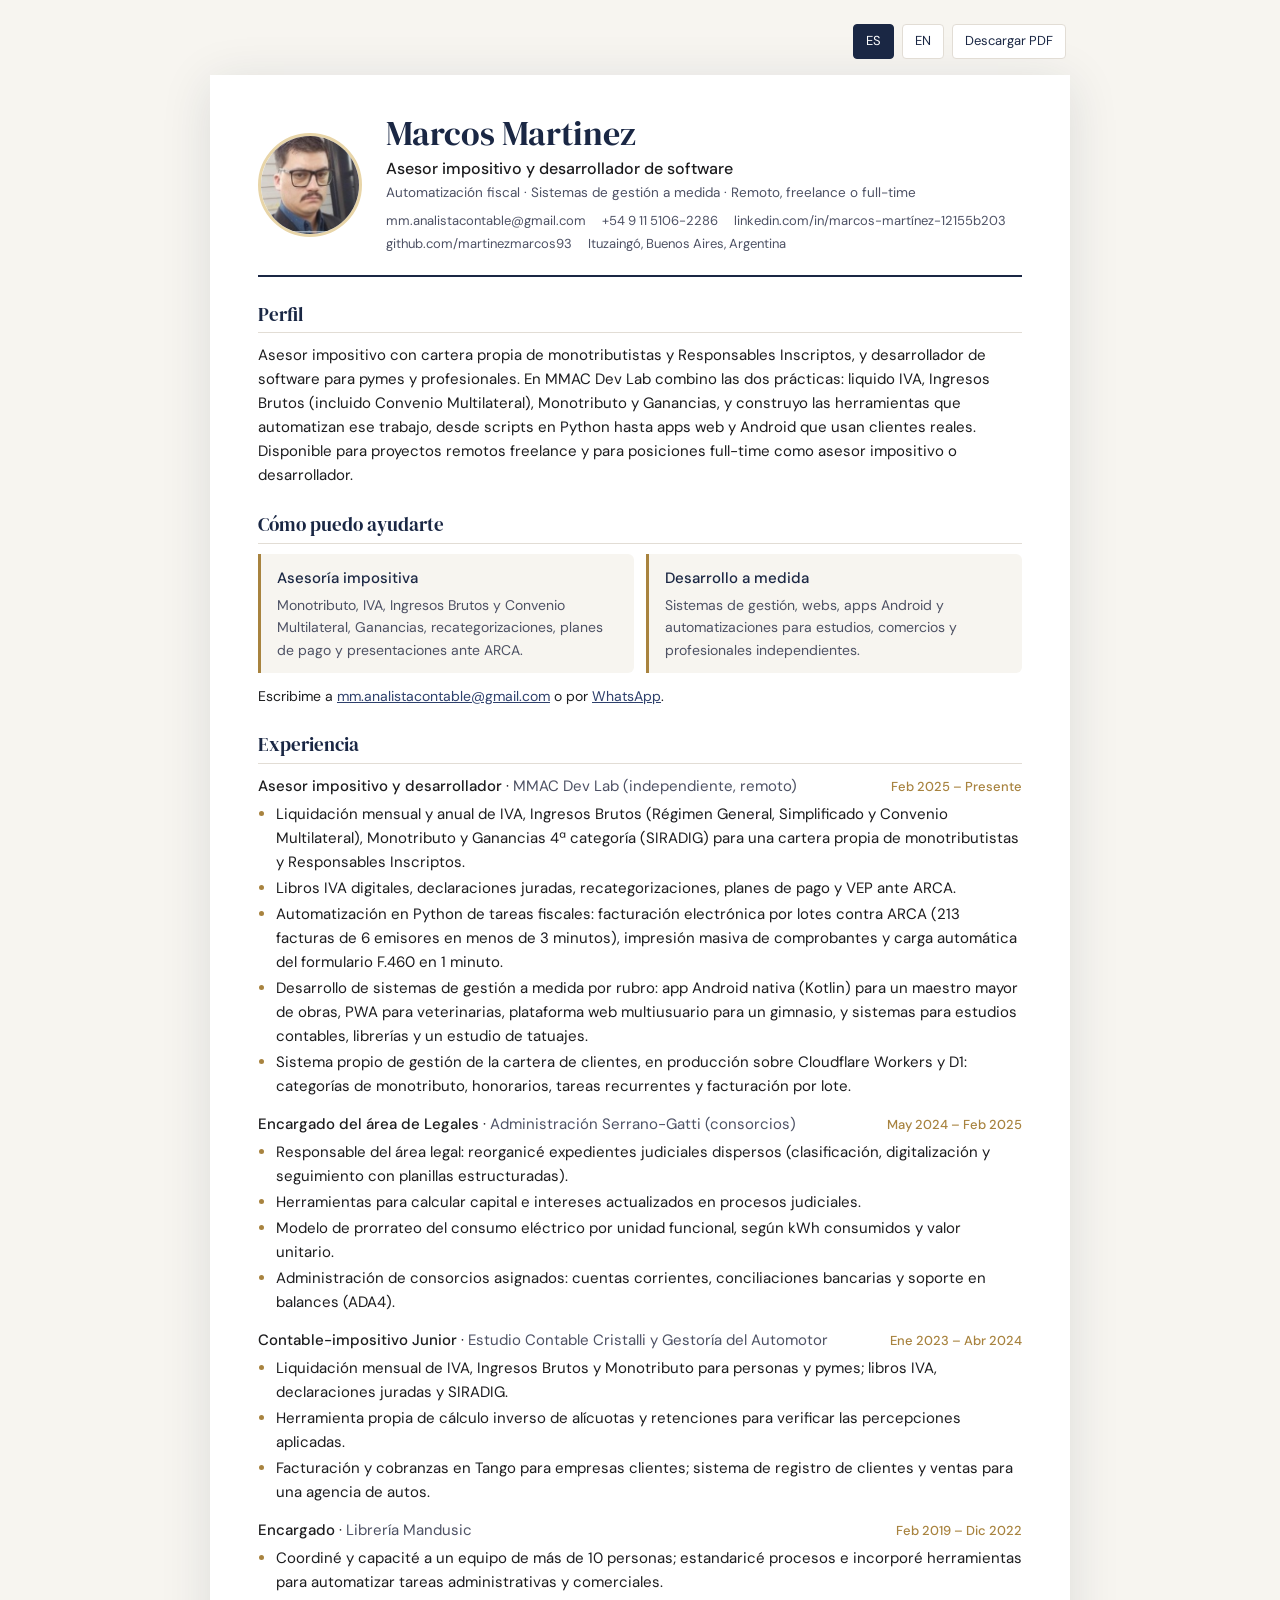
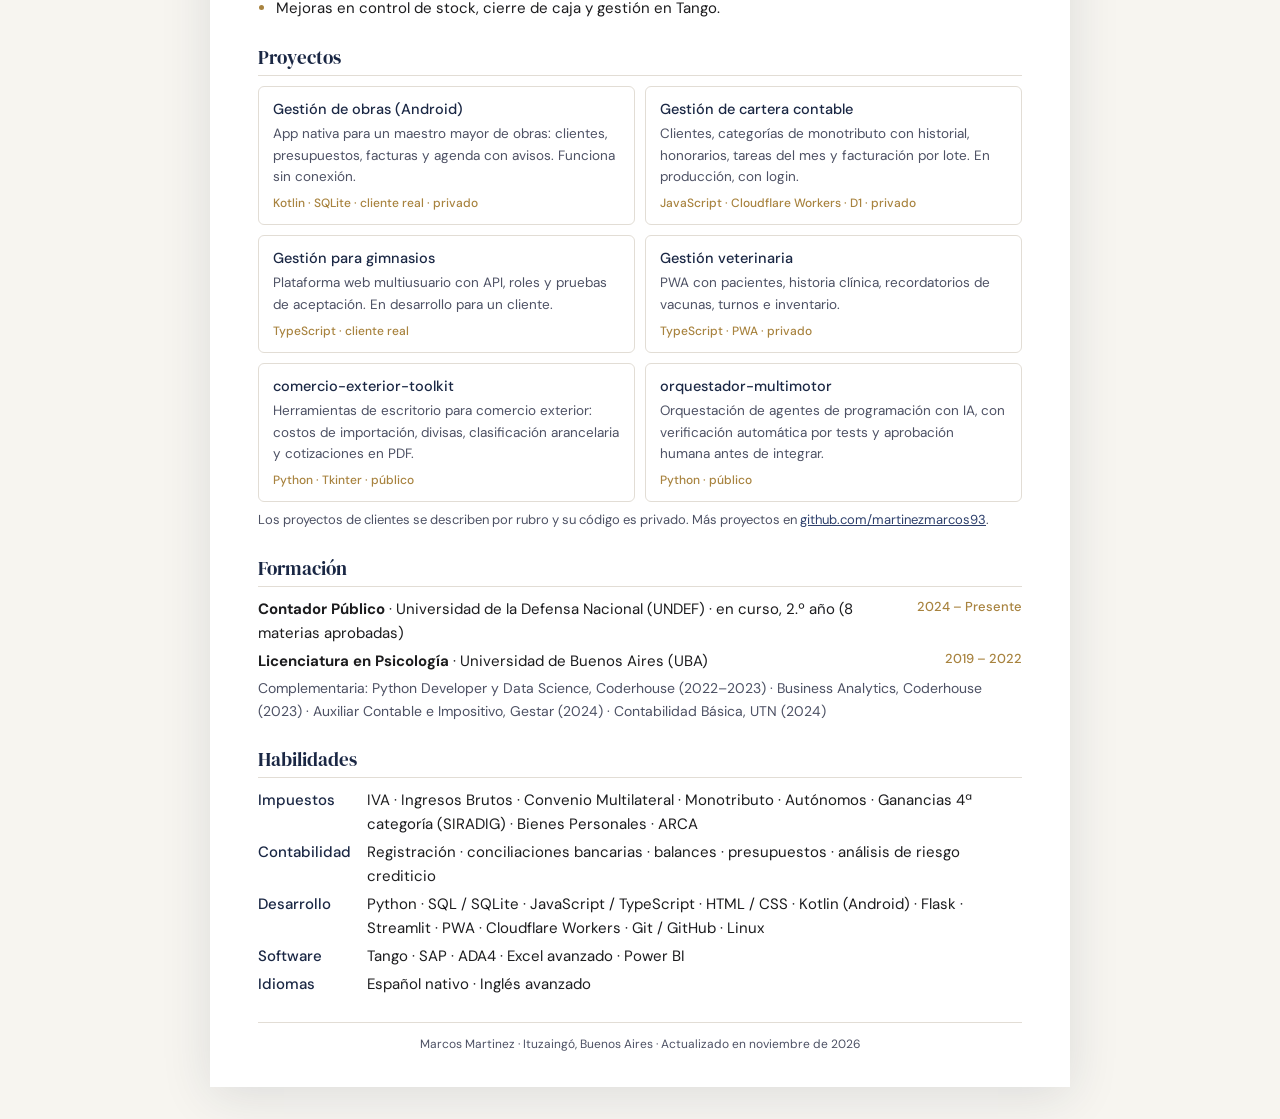
<file: index.html>
<!DOCTYPE html>
<html lang="es">
<head>
<meta charset="UTF-8">
<meta name="viewport" content="width=device-width, initial-scale=1.0">
<title>Marcos Martinez — Asesor impositivo y desarrollador de software</title>
<meta name="description" content="CV de Marcos Martinez: asesor impositivo (IVA, Ingresos Brutos, Monotributo, Ganancias) y desarrollador de software (Python, SQL, web y Android). Trabajo remoto, freelance o full-time.">
<link rel="canonical" href="https://martinezmarcos93.github.io/martinezmarcos93.github.io-cv/">
<link rel="alternate" hreflang="es" href="https://martinezmarcos93.github.io/martinezmarcos93.github.io-cv/">
<link rel="alternate" hreflang="en" href="https://martinezmarcos93.github.io/martinezmarcos93.github.io-cv/en/">
<meta property="og:type" content="profile">
<meta property="og:title" content="Marcos Martinez — Asesor impositivo y desarrollador de software">
<meta property="og:description" content="Liquidación de impuestos para monotributistas y Responsables Inscriptos, y sistemas de gestión a medida. Remoto.">
<meta property="og:url" content="https://martinezmarcos93.github.io/martinezmarcos93.github.io-cv/">
<meta property="og:image" content="https://martinezmarcos93.github.io/martinezmarcos93.github.io-cv/foto.jpg">
<meta property="og:locale" content="es_AR">
<link rel="icon" href="data:image/svg+xml,%3Csvg xmlns='http://www.w3.org/2000/svg' viewBox='0 0 32 32'%3E%3Crect width='32' height='32' rx='6' fill='%231a2744'/%3E%3Ctext x='16' y='22' font-family='Georgia,serif' font-size='16' fill='%23e8d5a8' text-anchor='middle'%3EMM%3C/text%3E%3C/svg%3E">
<link rel="preconnect" href="https://fonts.googleapis.com">
<link rel="preconnect" href="https://fonts.gstatic.com" crossorigin>
<link href="https://fonts.googleapis.com/css2?family=DM+Serif+Display&family=DM+Sans:wght@400;500&display=swap" rel="stylesheet">
<link rel="stylesheet" href="styles.css">
</head>
<body>
<nav class="toolbar" aria-label="Idioma y descargas">
  <a href="./" aria-current="true" hreflang="es">ES</a>
  <a href="en/" hreflang="en" lang="en">EN</a>
  <a href="cv-marcos-martinez-es.pdf" download>Descargar PDF</a>
</nav>

<main class="page">
  <header class="header">
    <img class="avatar" src="foto.jpg" alt="Foto de Marcos Martinez" width="104" height="104">
    <div>
      <h1>Marcos Martinez</h1>
      <p class="headline">Asesor impositivo y desarrollador de software</p>
      <p class="subline">Automatización fiscal · Sistemas de gestión a medida · Remoto, freelance o full-time</p>
      <ul class="contact">
        <li><a href="mailto:mm.analistacontable@gmail.com">mm.analistacontable@gmail.com</a></li>
        <li><a href="tel:+5491151062286">+54 9 11 5106-2286</a></li>
        <li><a href="https://www.linkedin.com/in/marcos-mart%C3%ADnez-12155b203/">linkedin.com/in/marcos-martínez-12155b203</a></li>
        <li><a href="https://github.com/martinezmarcos93">github.com/martinezmarcos93</a></li>
        <li>Ituzaingó, Buenos Aires, Argentina</li>
      </ul>
    </div>
  </header>

  <section aria-labelledby="perfil">
    <h2 id="perfil">Perfil</h2>
    <p class="summary">Asesor impositivo con cartera propia de monotributistas y Responsables Inscriptos, y desarrollador de software para pymes y profesionales. En MMAC Dev Lab combino las dos prácticas: liquido IVA, Ingresos Brutos (incluido Convenio Multilateral), Monotributo y Ganancias, y construyo las herramientas que automatizan ese trabajo, desde scripts en Python hasta apps web y Android que usan clientes reales. Disponible para proyectos remotos freelance y para posiciones full-time como asesor impositivo o desarrollador.</p>
  </section>

  <section class="web-only" aria-labelledby="servicios">
    <h2 id="servicios">Cómo puedo ayudarte</h2>
    <div class="services">
      <div class="service">
        <h3>Asesoría impositiva</h3>
        <p>Monotributo, IVA, Ingresos Brutos y Convenio Multilateral, Ganancias, recategorizaciones, planes de pago y presentaciones ante ARCA.</p>
      </div>
      <div class="service">
        <h3>Desarrollo a medida</h3>
        <p>Sistemas de gestión, webs, apps Android y automatizaciones para estudios, comercios y profesionales independientes.</p>
      </div>
    </div>
    <p class="cta">Escribime a <a href="mailto:mm.analistacontable@gmail.com">mm.analistacontable@gmail.com</a> o por <a href="https://wa.me/5491151062286">WhatsApp</a>.</p>
  </section>

  <section aria-labelledby="experiencia">
    <h2 id="experiencia">Experiencia</h2>

    <article class="job">
      <div class="job-head">
        <div><span class="job-role">Asesor impositivo y desarrollador</span> · <span class="job-org">MMAC Dev Lab (independiente, remoto)</span></div>
        <span class="job-date">Feb 2025 – Presente</span>
      </div>
      <ul>
        <li>Liquidación mensual y anual de IVA, Ingresos Brutos (Régimen General, Simplificado y Convenio Multilateral), Monotributo y Ganancias 4ª categoría (SIRADIG) para una cartera propia de monotributistas y Responsables Inscriptos.</li>
        <li>Libros IVA digitales, declaraciones juradas, recategorizaciones, planes de pago y VEP ante ARCA.</li>
        <li>Automatización en Python de tareas fiscales: facturación electrónica por lotes contra ARCA (213 facturas de 6 emisores en menos de 3 minutos), impresión masiva de comprobantes y carga automática del formulario F.460 en 1 minuto.</li>
        <li>Desarrollo de sistemas de gestión a medida por rubro: app Android nativa (Kotlin) para un maestro mayor de obras, PWA para veterinarias, plataforma web multiusuario para un gimnasio, y sistemas para estudios contables, librerías y un estudio de tatuajes.</li>
        <li>Sistema propio de gestión de la cartera de clientes, en producción sobre Cloudflare Workers y D1: categorías de monotributo, honorarios, tareas recurrentes y facturación por lote.</li>
      </ul>
    </article>

    <article class="job">
      <div class="job-head">
        <div><span class="job-role">Encargado del área de Legales</span> · <span class="job-org">Administración Serrano-Gatti (consorcios)</span></div>
        <span class="job-date">May 2024 – Feb 2025</span>
      </div>
      <ul>
        <li>Responsable del área legal: reorganicé expedientes judiciales dispersos (clasificación, digitalización y seguimiento con planillas estructuradas).</li>
        <li>Herramientas para calcular capital e intereses actualizados en procesos judiciales.</li>
        <li>Modelo de prorrateo del consumo eléctrico por unidad funcional, según kWh consumidos y valor unitario.</li>
        <li>Administración de consorcios asignados: cuentas corrientes, conciliaciones bancarias y soporte en balances (ADA4).</li>
      </ul>
    </article>

    <article class="job">
      <div class="job-head">
        <div><span class="job-role">Contable-impositivo Junior</span> · <span class="job-org">Estudio Contable Cristalli y Gestoría del Automotor</span></div>
        <span class="job-date">Ene 2023 – Abr 2024</span>
      </div>
      <ul>
        <li>Liquidación mensual de IVA, Ingresos Brutos y Monotributo para personas y pymes; libros IVA, declaraciones juradas y SIRADIG.</li>
        <li>Herramienta propia de cálculo inverso de alícuotas y retenciones para verificar las percepciones aplicadas.</li>
        <li>Facturación y cobranzas en Tango para empresas clientes; sistema de registro de clientes y ventas para una agencia de autos.</li>
      </ul>
    </article>

    <article class="job">
      <div class="job-head">
        <div><span class="job-role">Encargado</span> · <span class="job-org">Librería Mandusic</span></div>
        <span class="job-date">Feb 2019 – Dic 2022</span>
      </div>
      <ul>
        <li>Coordiné y capacité a un equipo de más de 10 personas; estandaricé procesos e incorporé herramientas para automatizar tareas administrativas y comerciales.</li>
        <li>Mejoras en control de stock, cierre de caja y gestión en Tango.</li>
      </ul>
    </article>
  </section>

  <section class="web-only" aria-labelledby="proyectos">
    <h2 id="proyectos">Proyectos</h2>
    <div class="cards">
      <div class="card">
        <div class="card-name">Gestión de obras (Android)</div>
        <div class="card-desc">App nativa para un maestro mayor de obras: clientes, presupuestos, facturas y agenda con avisos. Funciona sin conexión.</div>
        <div class="card-meta">Kotlin · SQLite · cliente real · privado</div>
      </div>
      <div class="card">
        <div class="card-name">Gestión de cartera contable</div>
        <div class="card-desc">Clientes, categorías de monotributo con historial, honorarios, tareas del mes y facturación por lote. En producción, con login.</div>
        <div class="card-meta">JavaScript · Cloudflare Workers · D1 · privado</div>
      </div>
      <div class="card">
        <div class="card-name">Gestión para gimnasios</div>
        <div class="card-desc">Plataforma web multiusuario con API, roles y pruebas de aceptación. En desarrollo para un cliente.</div>
        <div class="card-meta">TypeScript · cliente real</div>
      </div>
      <div class="card">
        <div class="card-name">Gestión veterinaria</div>
        <div class="card-desc">PWA con pacientes, historia clínica, recordatorios de vacunas, turnos e inventario.</div>
        <div class="card-meta">TypeScript · PWA · privado</div>
      </div>
      <a class="card" href="https://github.com/martinezmarcos93/comercio-exterior-toolkit">
        <div class="card-name">comercio-exterior-toolkit</div>
        <div class="card-desc">Herramientas de escritorio para comercio exterior: costos de importación, divisas, clasificación arancelaria y cotizaciones en PDF.</div>
        <div class="card-meta">Python · Tkinter · público</div>
      </a>
      <a class="card" href="https://github.com/martinezmarcos93/orquestador-multimotor">
        <div class="card-name">orquestador-multimotor</div>
        <div class="card-desc">Orquestación de agentes de programación con IA, con verificación automática por tests y aprobación humana antes de integrar.</div>
        <div class="card-meta">Python · público</div>
      </a>
    </div>
    <p class="note">Los proyectos de clientes se describen por rubro y su código es privado. Más proyectos en <a href="https://github.com/martinezmarcos93">github.com/martinezmarcos93</a>.</p>
  </section>

  <section aria-labelledby="formacion">
    <h2 id="formacion">Formación</h2>
    <div class="edu-item"><span><strong>Contador Público</strong> · Universidad de la Defensa Nacional (UNDEF) · en curso, 2.º año (8 materias aprobadas)</span><span>2024 – Presente</span></div>
    <div class="edu-item"><span><strong>Licenciatura en Psicología</strong> · Universidad de Buenos Aires (UBA)</span><span>2019 – 2022</span></div>
    <p class="edu-extra">Complementaria: Python Developer y Data Science, Coderhouse (2022–2023) · Business Analytics, Coderhouse (2023) · Auxiliar Contable e Impositivo, Gestar (2024) · Contabilidad Básica, UTN (2024)</p>
  </section>

  <section aria-labelledby="habilidades">
    <h2 id="habilidades">Habilidades</h2>
    <dl class="skills">
      <dt>Impuestos</dt><dd>IVA · Ingresos Brutos · Convenio Multilateral · Monotributo · Autónomos · Ganancias 4ª categoría (SIRADIG) · Bienes Personales · ARCA</dd>
      <dt>Contabilidad</dt><dd>Registración · conciliaciones bancarias · balances · presupuestos · análisis de riesgo crediticio</dd>
      <dt>Desarrollo</dt><dd>Python · SQL / SQLite · JavaScript / TypeScript · HTML / CSS · Kotlin (Android) · Flask · Streamlit · PWA · Cloudflare Workers · Git / GitHub · Linux</dd>
      <dt>Software</dt><dd>Tango · SAP · ADA4 · Excel avanzado · Power BI</dd>
      <dt>Idiomas</dt><dd>Español nativo · Inglés avanzado</dd>
    </dl>
  </section>

  <footer>Marcos Martinez · Ituzaingó, Buenos Aires · Actualizado en noviembre de 2026</footer>
</main>
</body>
</html>
</file>
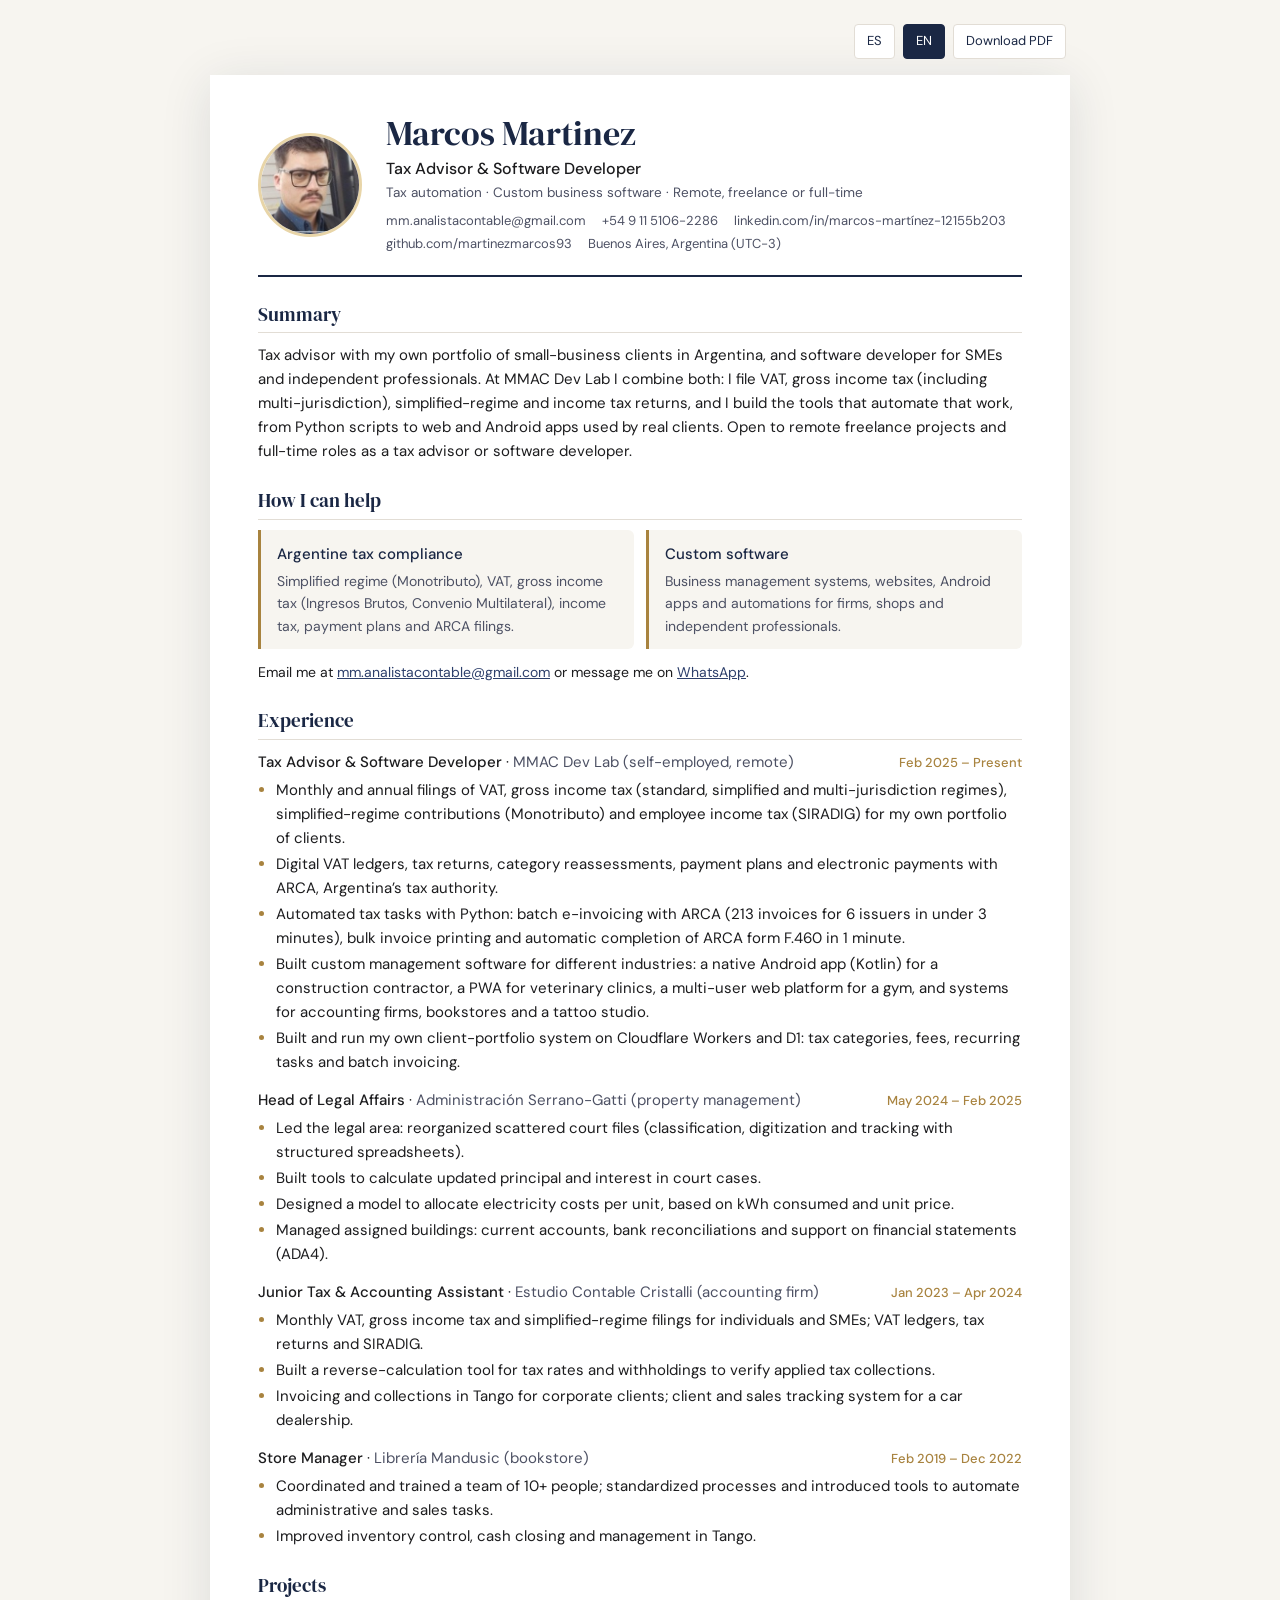
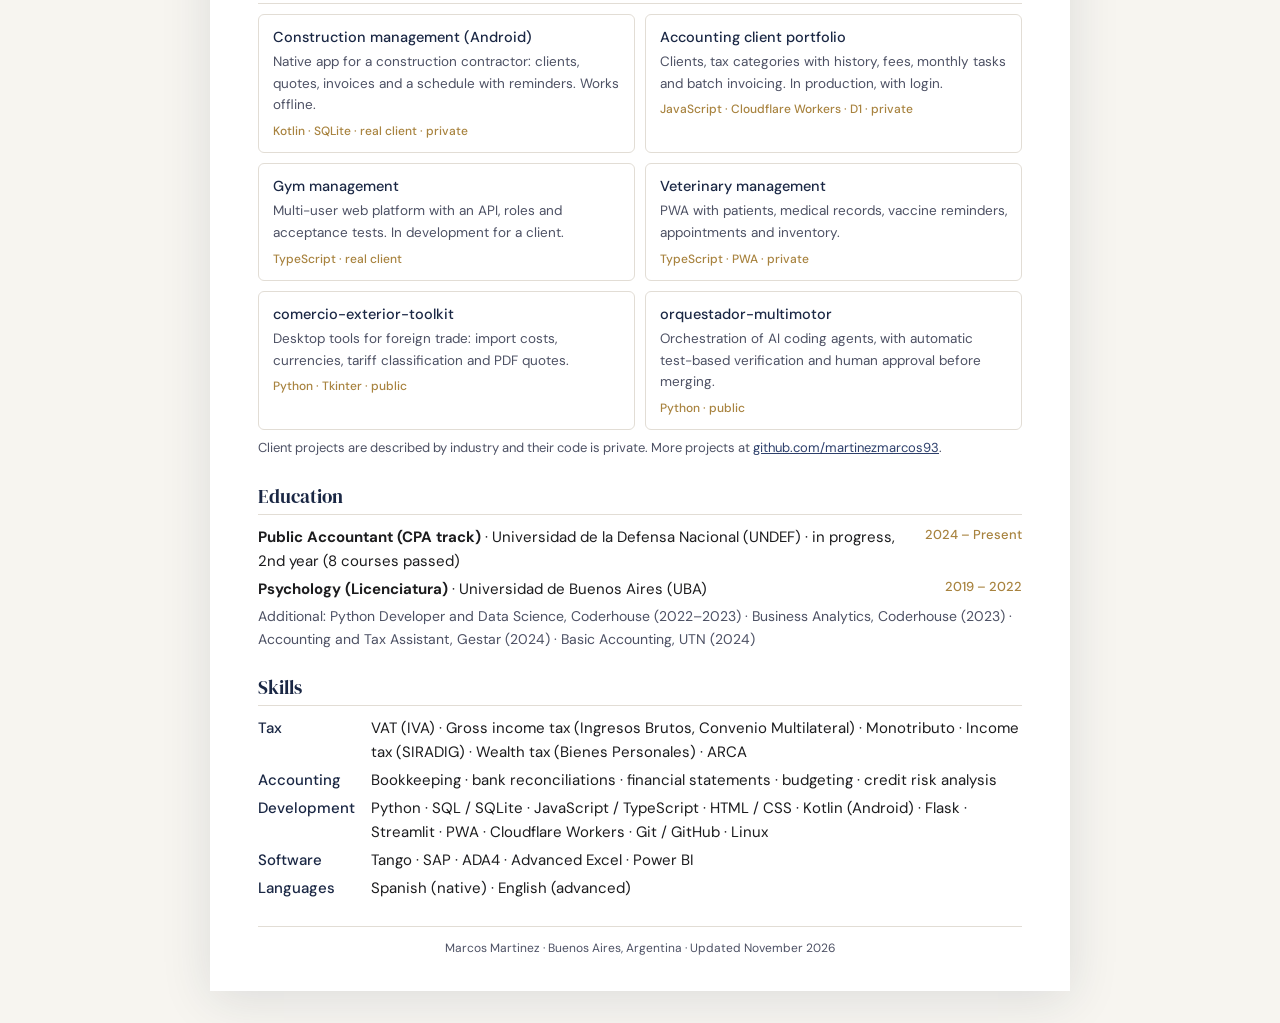
<file: en/index.html>
<!DOCTYPE html>
<html lang="en">
<head>
<meta charset="UTF-8">
<meta name="viewport" content="width=device-width, initial-scale=1.0">
<title>Marcos Martinez — Tax Advisor &amp; Software Developer</title>
<meta name="description" content="Resume of Marcos Martinez: Argentine tax advisor (VAT, gross income tax, simplified regime, income tax) and software developer (Python, SQL, web and Android). Remote, freelance or full-time.">
<link rel="canonical" href="https://martinezmarcos93.github.io/martinezmarcos93.github.io-cv/en/">
<link rel="alternate" hreflang="es" href="https://martinezmarcos93.github.io/martinezmarcos93.github.io-cv/">
<link rel="alternate" hreflang="en" href="https://martinezmarcos93.github.io/martinezmarcos93.github.io-cv/en/">
<meta property="og:type" content="profile">
<meta property="og:title" content="Marcos Martinez — Tax Advisor &amp; Software Developer">
<meta property="og:description" content="Tax compliance for Argentine small businesses and custom business software. Remote.">
<meta property="og:url" content="https://martinezmarcos93.github.io/martinezmarcos93.github.io-cv/en/">
<meta property="og:image" content="https://martinezmarcos93.github.io/martinezmarcos93.github.io-cv/foto.jpg">
<meta property="og:locale" content="en_US">
<link rel="icon" href="data:image/svg+xml,%3Csvg xmlns='http://www.w3.org/2000/svg' viewBox='0 0 32 32'%3E%3Crect width='32' height='32' rx='6' fill='%231a2744'/%3E%3Ctext x='16' y='22' font-family='Georgia,serif' font-size='16' fill='%23e8d5a8' text-anchor='middle'%3EMM%3C/text%3E%3C/svg%3E">
<link rel="preconnect" href="https://fonts.googleapis.com">
<link rel="preconnect" href="https://fonts.gstatic.com" crossorigin>
<link href="https://fonts.googleapis.com/css2?family=DM+Serif+Display&family=DM+Sans:wght@400;500&display=swap" rel="stylesheet">
<link rel="stylesheet" href="../styles.css">
</head>
<body>
<nav class="toolbar" aria-label="Language and downloads">
  <a href="../" hreflang="es" lang="es">ES</a>
  <a href="./" aria-current="true" hreflang="en">EN</a>
  <a href="../cv-marcos-martinez-en.pdf" download>Download PDF</a>
</nav>

<main class="page">
  <header class="header">
    <img class="avatar" src="../foto.jpg" alt="Photo of Marcos Martinez" width="104" height="104">
    <div>
      <h1>Marcos Martinez</h1>
      <p class="headline">Tax Advisor &amp; Software Developer</p>
      <p class="subline">Tax automation · Custom business software · Remote, freelance or full-time</p>
      <ul class="contact">
        <li><a href="mailto:mm.analistacontable@gmail.com">mm.analistacontable@gmail.com</a></li>
        <li><a href="tel:+5491151062286">+54 9 11 5106-2286</a></li>
        <li><a href="https://www.linkedin.com/in/marcos-mart%C3%ADnez-12155b203/">linkedin.com/in/marcos-martínez-12155b203</a></li>
        <li><a href="https://github.com/martinezmarcos93">github.com/martinezmarcos93</a></li>
        <li>Buenos Aires, Argentina (UTC−3)</li>
      </ul>
    </div>
  </header>

  <section aria-labelledby="summary">
    <h2 id="summary">Summary</h2>
    <p class="summary">Tax advisor with my own portfolio of small-business clients in Argentina, and software developer for SMEs and independent professionals. At MMAC Dev Lab I combine both: I file VAT, gross income tax (including multi-jurisdiction), simplified-regime and income tax returns, and I build the tools that automate that work, from Python scripts to web and Android apps used by real clients. Open to remote freelance projects and full-time roles as a tax advisor or software developer.</p>
  </section>

  <section class="web-only" aria-labelledby="services">
    <h2 id="services">How I can help</h2>
    <div class="services">
      <div class="service">
        <h3>Argentine tax compliance</h3>
        <p>Simplified regime (Monotributo), VAT, gross income tax (Ingresos Brutos, Convenio Multilateral), income tax, payment plans and ARCA filings.</p>
      </div>
      <div class="service">
        <h3>Custom software</h3>
        <p>Business management systems, websites, Android apps and automations for firms, shops and independent professionals.</p>
      </div>
    </div>
    <p class="cta">Email me at <a href="mailto:mm.analistacontable@gmail.com">mm.analistacontable@gmail.com</a> or message me on <a href="https://wa.me/5491151062286">WhatsApp</a>.</p>
  </section>

  <section aria-labelledby="experience">
    <h2 id="experience">Experience</h2>

    <article class="job">
      <div class="job-head">
        <div><span class="job-role">Tax Advisor &amp; Software Developer</span> · <span class="job-org">MMAC Dev Lab (self-employed, remote)</span></div>
        <span class="job-date">Feb 2025 – Present</span>
      </div>
      <ul>
        <li>Monthly and annual filings of VAT, gross income tax (standard, simplified and multi-jurisdiction regimes), simplified-regime contributions (Monotributo) and employee income tax (SIRADIG) for my own portfolio of clients.</li>
        <li>Digital VAT ledgers, tax returns, category reassessments, payment plans and electronic payments with ARCA, Argentina’s tax authority.</li>
        <li>Automated tax tasks with Python: batch e-invoicing with ARCA (213 invoices for 6 issuers in under 3 minutes), bulk invoice printing and automatic completion of ARCA form F.460 in 1 minute.</li>
        <li>Built custom management software for different industries: a native Android app (Kotlin) for a construction contractor, a PWA for veterinary clinics, a multi-user web platform for a gym, and systems for accounting firms, bookstores and a tattoo studio.</li>
        <li>Built and run my own client-portfolio system on Cloudflare Workers and D1: tax categories, fees, recurring tasks and batch invoicing.</li>
      </ul>
    </article>

    <article class="job">
      <div class="job-head">
        <div><span class="job-role">Head of Legal Affairs</span> · <span class="job-org">Administración Serrano-Gatti (property management)</span></div>
        <span class="job-date">May 2024 – Feb 2025</span>
      </div>
      <ul>
        <li>Led the legal area: reorganized scattered court files (classification, digitization and tracking with structured spreadsheets).</li>
        <li>Built tools to calculate updated principal and interest in court cases.</li>
        <li>Designed a model to allocate electricity costs per unit, based on kWh consumed and unit price.</li>
        <li>Managed assigned buildings: current accounts, bank reconciliations and support on financial statements (ADA4).</li>
      </ul>
    </article>

    <article class="job">
      <div class="job-head">
        <div><span class="job-role">Junior Tax &amp; Accounting Assistant</span> · <span class="job-org">Estudio Contable Cristalli (accounting firm)</span></div>
        <span class="job-date">Jan 2023 – Apr 2024</span>
      </div>
      <ul>
        <li>Monthly VAT, gross income tax and simplified-regime filings for individuals and SMEs; VAT ledgers, tax returns and SIRADIG.</li>
        <li>Built a reverse-calculation tool for tax rates and withholdings to verify applied tax collections.</li>
        <li>Invoicing and collections in Tango for corporate clients; client and sales tracking system for a car dealership.</li>
      </ul>
    </article>

    <article class="job">
      <div class="job-head">
        <div><span class="job-role">Store Manager</span> · <span class="job-org">Librería Mandusic (bookstore)</span></div>
        <span class="job-date">Feb 2019 – Dec 2022</span>
      </div>
      <ul>
        <li>Coordinated and trained a team of 10+ people; standardized processes and introduced tools to automate administrative and sales tasks.</li>
        <li>Improved inventory control, cash closing and management in Tango.</li>
      </ul>
    </article>
  </section>

  <section class="web-only" aria-labelledby="projects">
    <h2 id="projects">Projects</h2>
    <div class="cards">
      <div class="card">
        <div class="card-name">Construction management (Android)</div>
        <div class="card-desc">Native app for a construction contractor: clients, quotes, invoices and a schedule with reminders. Works offline.</div>
        <div class="card-meta">Kotlin · SQLite · real client · private</div>
      </div>
      <div class="card">
        <div class="card-name">Accounting client portfolio</div>
        <div class="card-desc">Clients, tax categories with history, fees, monthly tasks and batch invoicing. In production, with login.</div>
        <div class="card-meta">JavaScript · Cloudflare Workers · D1 · private</div>
      </div>
      <div class="card">
        <div class="card-name">Gym management</div>
        <div class="card-desc">Multi-user web platform with an API, roles and acceptance tests. In development for a client.</div>
        <div class="card-meta">TypeScript · real client</div>
      </div>
      <div class="card">
        <div class="card-name">Veterinary management</div>
        <div class="card-desc">PWA with patients, medical records, vaccine reminders, appointments and inventory.</div>
        <div class="card-meta">TypeScript · PWA · private</div>
      </div>
      <a class="card" href="https://github.com/martinezmarcos93/comercio-exterior-toolkit">
        <div class="card-name">comercio-exterior-toolkit</div>
        <div class="card-desc">Desktop tools for foreign trade: import costs, currencies, tariff classification and PDF quotes.</div>
        <div class="card-meta">Python · Tkinter · public</div>
      </a>
      <a class="card" href="https://github.com/martinezmarcos93/orquestador-multimotor">
        <div class="card-name">orquestador-multimotor</div>
        <div class="card-desc">Orchestration of AI coding agents, with automatic test-based verification and human approval before merging.</div>
        <div class="card-meta">Python · public</div>
      </a>
    </div>
    <p class="note">Client projects are described by industry and their code is private. More projects at <a href="https://github.com/martinezmarcos93">github.com/martinezmarcos93</a>.</p>
  </section>

  <section aria-labelledby="education">
    <h2 id="education">Education</h2>
    <div class="edu-item"><span><strong>Public Accountant (CPA track)</strong> · Universidad de la Defensa Nacional (UNDEF) · in progress, 2nd year (8 courses passed)</span><span>2024 – Present</span></div>
    <div class="edu-item"><span><strong>Psychology (Licenciatura)</strong> · Universidad de Buenos Aires (UBA)</span><span>2019 – 2022</span></div>
    <p class="edu-extra">Additional: Python Developer and Data Science, Coderhouse (2022–2023) · Business Analytics, Coderhouse (2023) · Accounting and Tax Assistant, Gestar (2024) · Basic Accounting, UTN (2024)</p>
  </section>

  <section aria-labelledby="skills">
    <h2 id="skills">Skills</h2>
    <dl class="skills">
      <dt>Tax</dt><dd>VAT (IVA) · Gross income tax (Ingresos Brutos, Convenio Multilateral) · Monotributo · Income tax (SIRADIG) · Wealth tax (Bienes Personales) · ARCA</dd>
      <dt>Accounting</dt><dd>Bookkeeping · bank reconciliations · financial statements · budgeting · credit risk analysis</dd>
      <dt>Development</dt><dd>Python · SQL / SQLite · JavaScript / TypeScript · HTML / CSS · Kotlin (Android) · Flask · Streamlit · PWA · Cloudflare Workers · Git / GitHub · Linux</dd>
      <dt>Software</dt><dd>Tango · SAP · ADA4 · Advanced Excel · Power BI</dd>
      <dt>Languages</dt><dd>Spanish (native) · English (advanced)</dd>
    </dl>
  </section>

  <footer>Marcos Martinez · Buenos Aires, Argentina · Updated November 2026</footer>
</main>
</body>
</html>
</file>
<file: styles.css>
/* CV de Marcos Martinez — estilos compartidos por /index.html (ES) y /en/index.html (EN).
   Una sola columna en pantalla y en impresión: el PDF sale de este mismo HTML
   (scripts/build-pdf.sh) y un ATS lo lee en orden. */

:root {
  --navy: #1a2744;
  --navy-mid: #2d3f6b;
  --accent: #a8833f;          /* dorado oscurecido: contraste AA sobre blanco */
  --accent-soft: #e8d5a8;
  --text: #1c1c1e;
  --muted: #4d5164;
  --surface: #f7f5f0;
  --white: #ffffff;
  --border: #e2ddd5;
}

* { box-sizing: border-box; margin: 0; padding: 0; }

body {
  font-family: 'DM Sans', system-ui, sans-serif;
  background: var(--surface);
  color: var(--text);
  font-size: 15px;
  line-height: 1.6;
}

a { color: var(--navy-mid); }
a:focus-visible { outline: 2px solid var(--accent); outline-offset: 2px; }

.page {
  max-width: 860px;
  margin: 32px auto;
  background: var(--white);
  box-shadow: 0 8px 48px rgba(26, 39, 68, 0.12);
  padding: 40px 48px 32px;
}

/* ---------- barra superior (solo web) ---------- */
.toolbar {
  max-width: 860px;
  margin: 24px auto -16px;
  display: flex;
  justify-content: flex-end;
  gap: 8px;
  padding: 0 4px;
}
.toolbar a {
  font-size: 13px;
  text-decoration: none;
  color: var(--navy);
  border: 1px solid var(--border);
  background: var(--white);
  padding: 6px 12px;
  border-radius: 4px;
}
.toolbar a:hover { border-color: var(--accent); }
.toolbar a[aria-current="true"] { background: var(--navy); color: var(--white); border-color: var(--navy); }

/* ---------- cabecera ---------- */
.header {
  display: flex;
  gap: 24px;
  align-items: center;
  padding-bottom: 20px;
  border-bottom: 2px solid var(--navy);
}
.avatar {
  width: 104px; height: 104px;
  border-radius: 50%;
  border: 3px solid var(--accent-soft);
  object-fit: cover;
  object-position: center top;
  flex-shrink: 0;
}
.header h1 {
  font-family: 'DM Serif Display', Georgia, serif;
  font-weight: 400;
  font-size: 34px;
  line-height: 1.1;
  color: var(--navy);
}
.headline { font-size: 16px; font-weight: 500; color: var(--text); margin-top: 4px; }
.subline  { font-size: 13.5px; color: var(--muted); }
.contact {
  list-style: none;
  display: flex;
  flex-wrap: wrap;
  gap: 2px 16px;
  margin-top: 8px;
  font-size: 13px;
  color: var(--muted);
}
.contact a { color: var(--muted); text-decoration: none; }
.contact a:hover { color: var(--navy); text-decoration: underline; }

/* ---------- secciones ---------- */
section { margin-top: 22px; }
h2 {
  font-family: 'DM Serif Display', Georgia, serif;
  font-weight: 400;
  font-size: 19px;
  color: var(--navy);
  border-bottom: 1px solid var(--border);
  padding-bottom: 3px;
  margin-bottom: 10px;
}
.summary { color: var(--text); }

.job { margin-bottom: 14px; }
.job:last-child { margin-bottom: 0; }
.job-head { display: flex; justify-content: space-between; gap: 12px; align-items: baseline; flex-wrap: wrap; }
.job-role { font-weight: 500; }
.job-org { color: var(--muted); }
.job-date { font-size: 13px; color: var(--accent); font-weight: 500; white-space: nowrap; }
.job ul { margin: 4px 0 0 18px; }
.job li { margin: 2px 0; color: var(--text); }
.job li::marker { color: var(--accent); }

.edu-item { display: flex; justify-content: space-between; gap: 12px; margin-bottom: 4px; }
.edu-item span:first-child { flex: 1 1 auto; min-width: 0; }
.edu-item span:last-child { color: var(--accent); font-size: 13px; font-weight: 500; white-space: nowrap; }
.edu-extra { color: var(--muted); font-size: 14px; margin-top: 4px; }

.skills { display: grid; grid-template-columns: max-content 1fr; gap: 4px 16px; }
.skills dt { font-weight: 500; color: var(--navy); }
.skills dd { color: var(--text); }

/* ---------- solo web: servicios y proyectos ---------- */
.services { display: grid; grid-template-columns: 1fr 1fr; gap: 12px; }
.service {
  background: var(--surface);
  border-left: 3px solid var(--accent);
  padding: 12px 16px;
  border-radius: 0 6px 6px 0;
}
.service h3 { font-size: 15px; font-weight: 500; color: var(--navy); margin-bottom: 4px; }
.service p { font-size: 14px; color: var(--muted); }
.cta { margin-top: 12px; font-size: 14px; }

.cards { display: grid; grid-template-columns: 1fr 1fr; gap: 10px; }
.card {
  display: block;
  border: 1px solid var(--border);
  border-radius: 6px;
  padding: 11px 14px;
  text-decoration: none;
  color: inherit;
}
a.card:hover { border-color: var(--accent); }
.card-name { font-weight: 500; color: var(--navy); font-size: 14.5px; }
.card-desc { font-size: 13.5px; color: var(--muted); margin-top: 2px; }
.card-meta { font-size: 12px; color: var(--accent); margin-top: 6px; font-weight: 500; }
.note { font-size: 13px; color: var(--muted); margin-top: 8px; }

footer {
  margin-top: 26px;
  padding-top: 12px;
  border-top: 1px solid var(--border);
  font-size: 12px;
  color: var(--muted);
  text-align: center;
}

/* ---------- celular ---------- */
@media (max-width: 640px) {
  body { font-size: 14.5px; }
  .toolbar { margin: 12px 16px -4px; padding: 0; }
  .page { margin: 16px; padding: 24px 18px; }
  .header { flex-direction: column; text-align: center; gap: 12px; }
  .contact { justify-content: center; }
  .header h1 { font-size: 28px; }
  .services, .cards { grid-template-columns: 1fr; }
  .skills { grid-template-columns: 1fr; gap: 0; }
  .skills dd { margin-bottom: 8px; }
}

/* ---------- impresión / PDF: una página A4 por idioma, sin foto ---------- */
@page { size: A4; margin: 10mm 12mm; }
@media print {
  body { background: var(--white); font-size: 9.3pt; line-height: 1.34; }
  .toolbar, .web-only, .avatar { display: none !important; }
  .page { max-width: none; margin: 0; padding: 0; box-shadow: none; }
  .header { padding-bottom: 8px; gap: 0; }
  .header h1 { font-size: 21pt; }
  .headline { font-size: 11pt; margin-top: 1px; }
  .subline { font-size: 9.2pt; }
  .contact { font-size: 8.8pt; margin-top: 3px; gap: 0 12px; }
  .contact a { color: var(--text); }
  section { margin-top: 9px; }
  h2 { font-size: 12pt; margin-bottom: 4px; padding-bottom: 1px; }
  .job { margin-bottom: 6px; break-inside: avoid; }
  .job-date { font-size: 8.8pt; }
  .job ul { margin-top: 1px; }
  .job li { margin: 0.5px 0; }
  .edu-item span:last-child { font-size: 8.8pt; }
  .edu-extra { font-size: 9pt; margin-top: 1px; }
  .skills { gap: 1px 12px; }
  footer { display: none; }
  a { text-decoration: none; color: inherit; }
}
</file>
